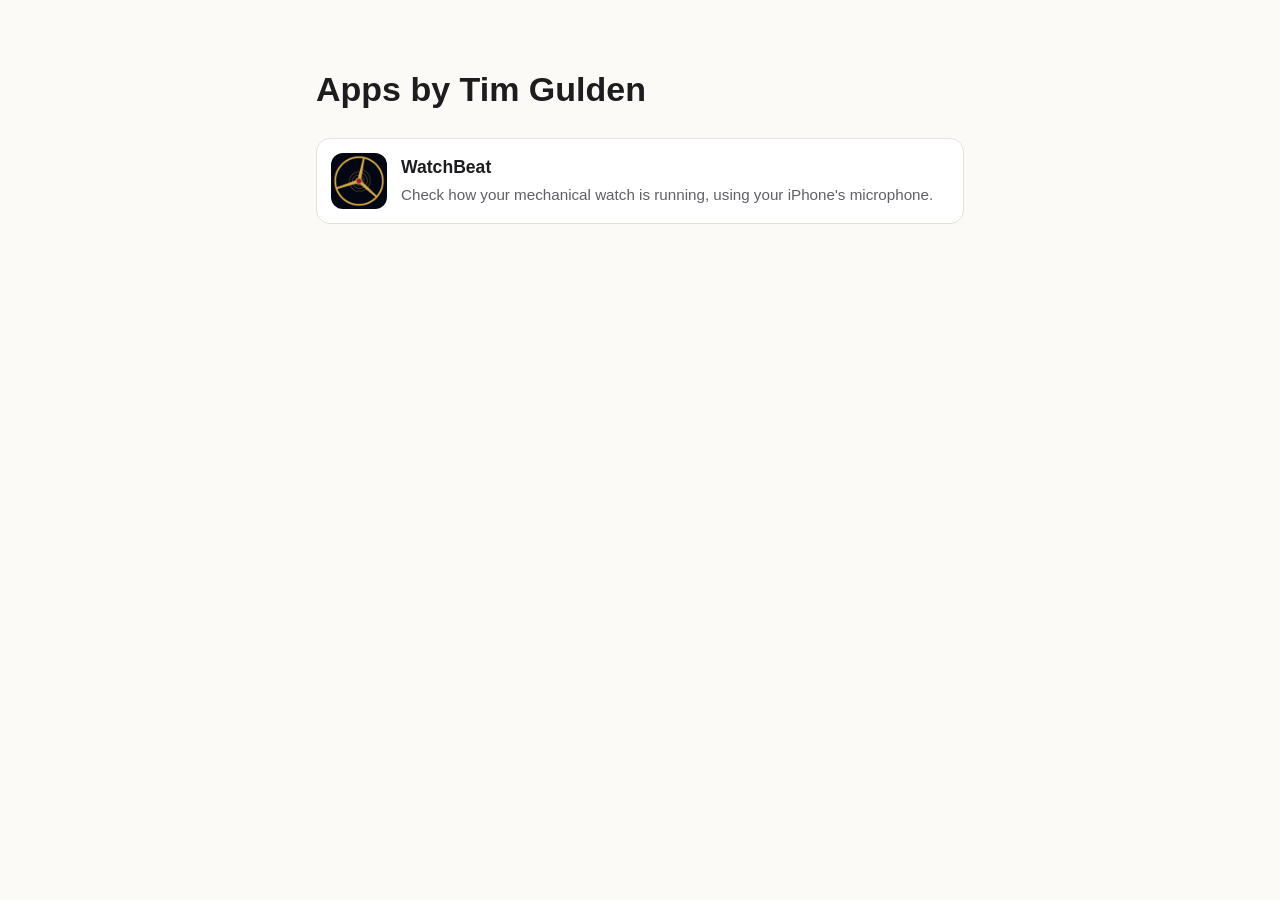
<file: index.html>
<!doctype html>
<html lang="en">
<head>
  <meta charset="utf-8">
  <meta name="viewport" content="width=device-width, initial-scale=1">
  <title>Tim Gulden — Apps</title>
  <meta name="description" content="Apps by Tim Gulden.">
  <link rel="stylesheet" href="/style.css">
</head>
<body>
<main>
  <h1>Apps by Tim Gulden</h1>

  <a class="card" href="/watchbeat/">
    <img src="/watchbeat/icon.png" alt="">
    <div>
      <strong>WatchBeat</strong>
      <span>Check how your mechanical watch is running, using your iPhone's microphone.</span>
    </div>
  </a>
</main>
</body>
</html>
</file>
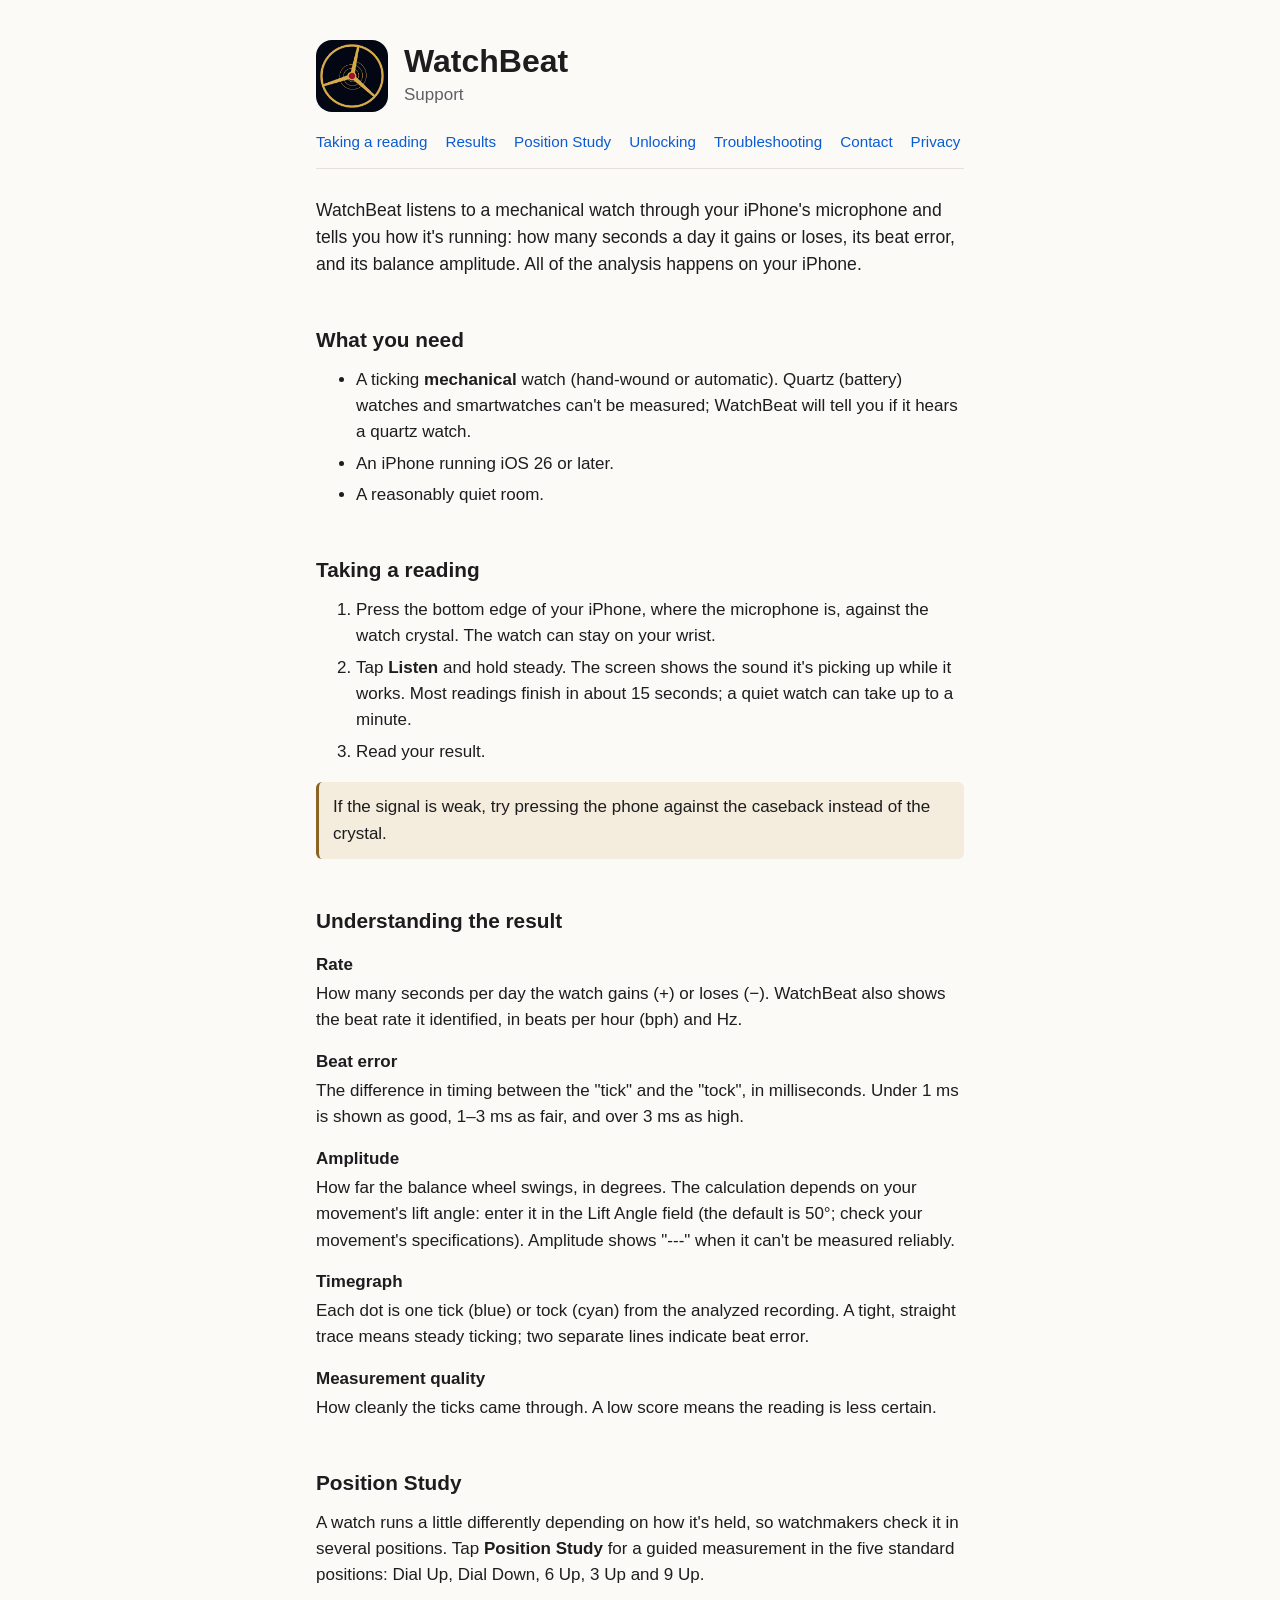
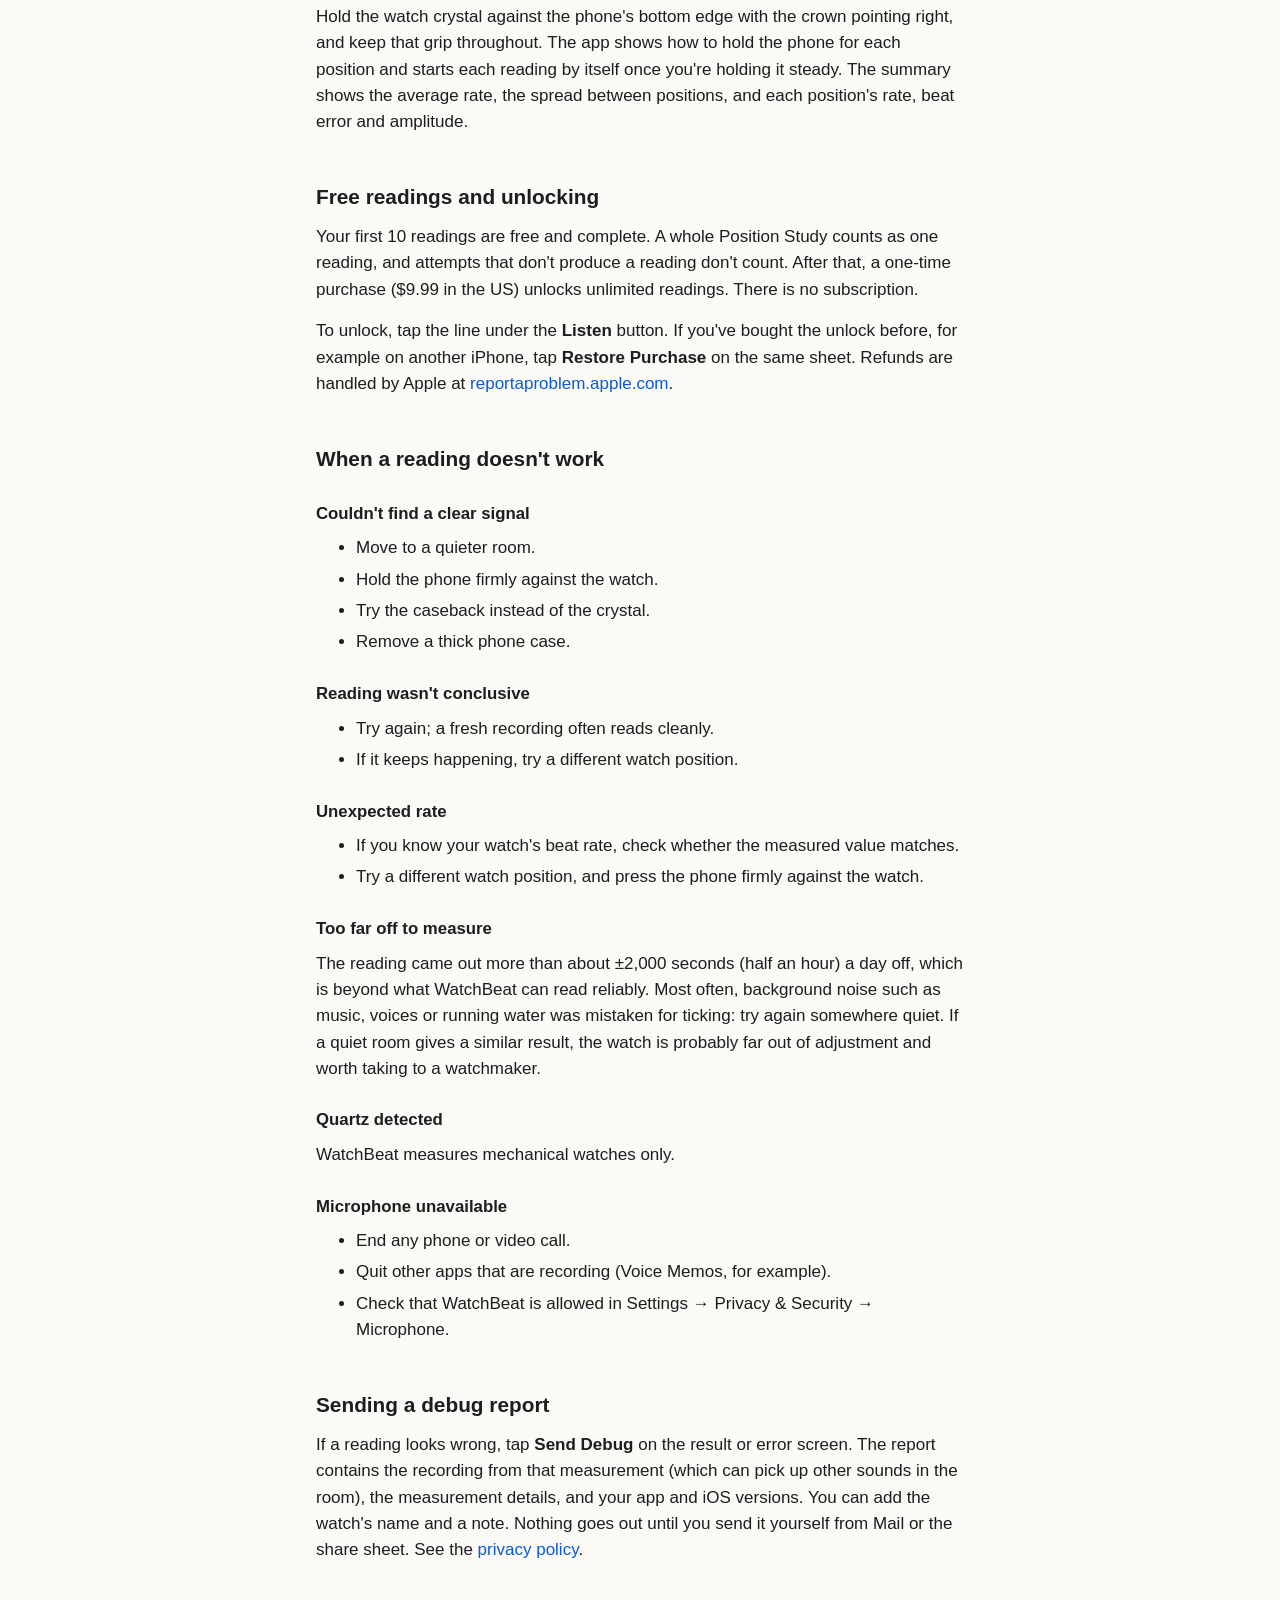
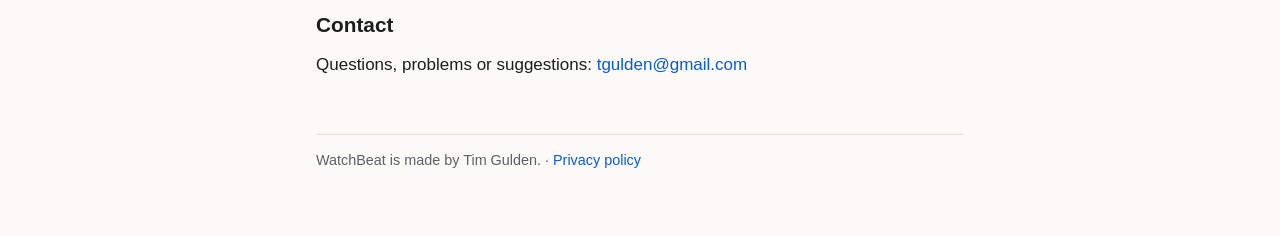
<file: watchbeat/index.html>
<!doctype html>
<html lang="en">
<head>
  <meta charset="utf-8">
  <meta name="viewport" content="width=device-width, initial-scale=1">
  <title>WatchBeat Support</title>
  <meta name="description" content="Help and contact for WatchBeat, the iPhone app that measures how a mechanical watch is running.">
  <link rel="stylesheet" href="/style.css">
  <link rel="icon" href="/watchbeat/icon.png">
  <link rel="apple-touch-icon" href="/watchbeat/icon.png">
</head>
<body>
<main>
  <header class="app">
    <img src="/watchbeat/icon.png" alt="WatchBeat app icon">
    <div>
      <h1>WatchBeat</h1>
      <p>Support</p>
    </div>
  </header>

  <nav class="pages">
    <a href="#reading">Taking a reading</a>
    <a href="#results">Results</a>
    <a href="#study">Position Study</a>
    <a href="#unlock">Unlocking</a>
    <a href="#trouble">Troubleshooting</a>
    <a href="#contact">Contact</a>
    <a href="/watchbeat/privacy/">Privacy</a>
  </nav>

  <p class="lede">WatchBeat listens to a mechanical watch through your iPhone's microphone and tells you how it's running: how many seconds a day it gains or loses, its beat error, and its balance amplitude. All of the analysis happens on your iPhone.</p>

  <h2>What you need</h2>
  <ul>
    <li>A ticking <strong>mechanical</strong> watch (hand-wound or automatic). Quartz (battery) watches and smartwatches can't be measured; WatchBeat will tell you if it hears a quartz watch.</li>
    <li>An iPhone running iOS 26 or later.</li>
    <li>A reasonably quiet room.</li>
  </ul>

  <h2 id="reading">Taking a reading</h2>
  <ol>
    <li>Press the bottom edge of your iPhone, where the microphone is, against the watch crystal. The watch can stay on your wrist.</li>
    <li>Tap <strong>Listen</strong> and hold steady. The screen shows the sound it's picking up while it works. Most readings finish in about 15 seconds; a quiet watch can take up to a minute.</li>
    <li>Read your result.</li>
  </ol>
  <p class="note">If the signal is weak, try pressing the phone against the caseback instead of the crystal.</p>

  <h2 id="results">Understanding the result</h2>
  <dl>
    <dt>Rate</dt>
    <dd>How many seconds per day the watch gains (+) or loses (−). WatchBeat also shows the beat rate it identified, in beats per hour (bph) and Hz.</dd>
    <dt>Beat error</dt>
    <dd>The difference in timing between the "tick" and the "tock", in milliseconds. Under 1 ms is shown as good, 1–3 ms as fair, and over 3 ms as high.</dd>
    <dt>Amplitude</dt>
    <dd>How far the balance wheel swings, in degrees. The calculation depends on your movement's lift angle: enter it in the Lift Angle field (the default is 50°; check your movement's specifications). Amplitude shows "---" when it can't be measured reliably.</dd>
    <dt>Timegraph</dt>
    <dd>Each dot is one tick (blue) or tock (cyan) from the analyzed recording. A tight, straight trace means steady ticking; two separate lines indicate beat error.</dd>
    <dt>Measurement quality</dt>
    <dd>How cleanly the ticks came through. A low score means the reading is less certain.</dd>
  </dl>

  <h2 id="study">Position Study</h2>
  <p>A watch runs a little differently depending on how it's held, so watchmakers check it in several positions. Tap <strong>Position Study</strong> for a guided measurement in the five standard positions: Dial Up, Dial Down, 6 Up, 3 Up and 9 Up.</p>
  <p>Hold the watch crystal against the phone's bottom edge with the crown pointing right, and keep that grip throughout. The app shows how to hold the phone for each position and starts each reading by itself once you're holding it steady. The summary shows the average rate, the spread between positions, and each position's rate, beat error and amplitude.</p>

  <h2 id="unlock">Free readings and unlocking</h2>
  <p>Your first 10 readings are free and complete. A whole Position Study counts as one reading, and attempts that don't produce a reading don't count. After that, a one-time purchase ($9.99 in the US) unlocks unlimited readings. There is no subscription.</p>
  <p>To unlock, tap the line under the <strong>Listen</strong> button. If you've bought the unlock before, for example on another iPhone, tap <strong>Restore Purchase</strong> on the same sheet. Refunds are handled by Apple at <a href="https://reportaproblem.apple.com">reportaproblem.apple.com</a>.</p>

  <h2 id="trouble">When a reading doesn't work</h2>
  <h3>Couldn't find a clear signal</h3>
  <ul>
    <li>Move to a quieter room.</li>
    <li>Hold the phone firmly against the watch.</li>
    <li>Try the caseback instead of the crystal.</li>
    <li>Remove a thick phone case.</li>
  </ul>
  <h3>Reading wasn't conclusive</h3>
  <ul>
    <li>Try again; a fresh recording often reads cleanly.</li>
    <li>If it keeps happening, try a different watch position.</li>
  </ul>
  <h3>Unexpected rate</h3>
  <ul>
    <li>If you know your watch's beat rate, check whether the measured value matches.</li>
    <li>Try a different watch position, and press the phone firmly against the watch.</li>
  </ul>
  <h3>Too far off to measure</h3>
  <p>The reading came out more than about ±2,000 seconds (half an hour) a day off, which is beyond what WatchBeat can read reliably. Most often, background noise such as music, voices or running water was mistaken for ticking: try again somewhere quiet. If a quiet room gives a similar result, the watch is probably far out of adjustment and worth taking to a watchmaker.</p>
  <h3>Quartz detected</h3>
  <p>WatchBeat measures mechanical watches only.</p>
  <h3>Microphone unavailable</h3>
  <ul>
    <li>End any phone or video call.</li>
    <li>Quit other apps that are recording (Voice Memos, for example).</li>
    <li>Check that WatchBeat is allowed in Settings → Privacy &amp; Security → Microphone.</li>
  </ul>

  <h2 id="debug">Sending a debug report</h2>
  <p>If a reading looks wrong, tap <strong>Send Debug</strong> on the result or error screen. The report contains the recording from that measurement (which can pick up other sounds in the room), the measurement details, and your app and iOS versions. You can add the watch's name and a note. Nothing goes out until you send it yourself from Mail or the share sheet. See the <a href="/watchbeat/privacy/">privacy policy</a>.</p>

  <h2 id="contact">Contact</h2>
  <p>Questions, problems or suggestions: <a href="&#109;&#97;&#105;&#108;&#116;&#111;&#58;&#116;&#103;&#117;&#108;&#100;&#101;&#110;&#64;&#103;&#109;&#97;&#105;&#108;&#46;&#99;&#111;&#109;?subject=WatchBeat%20support">&#116;&#103;&#117;&#108;&#100;&#101;&#110;&#64;&#103;&#109;&#97;&#105;&#108;&#46;&#99;&#111;&#109;</a></p>

  <footer>
    WatchBeat is made by Tim Gulden. · <a href="/watchbeat/privacy/">Privacy policy</a>
  </footer>
</main>
</body>
</html>
</file>
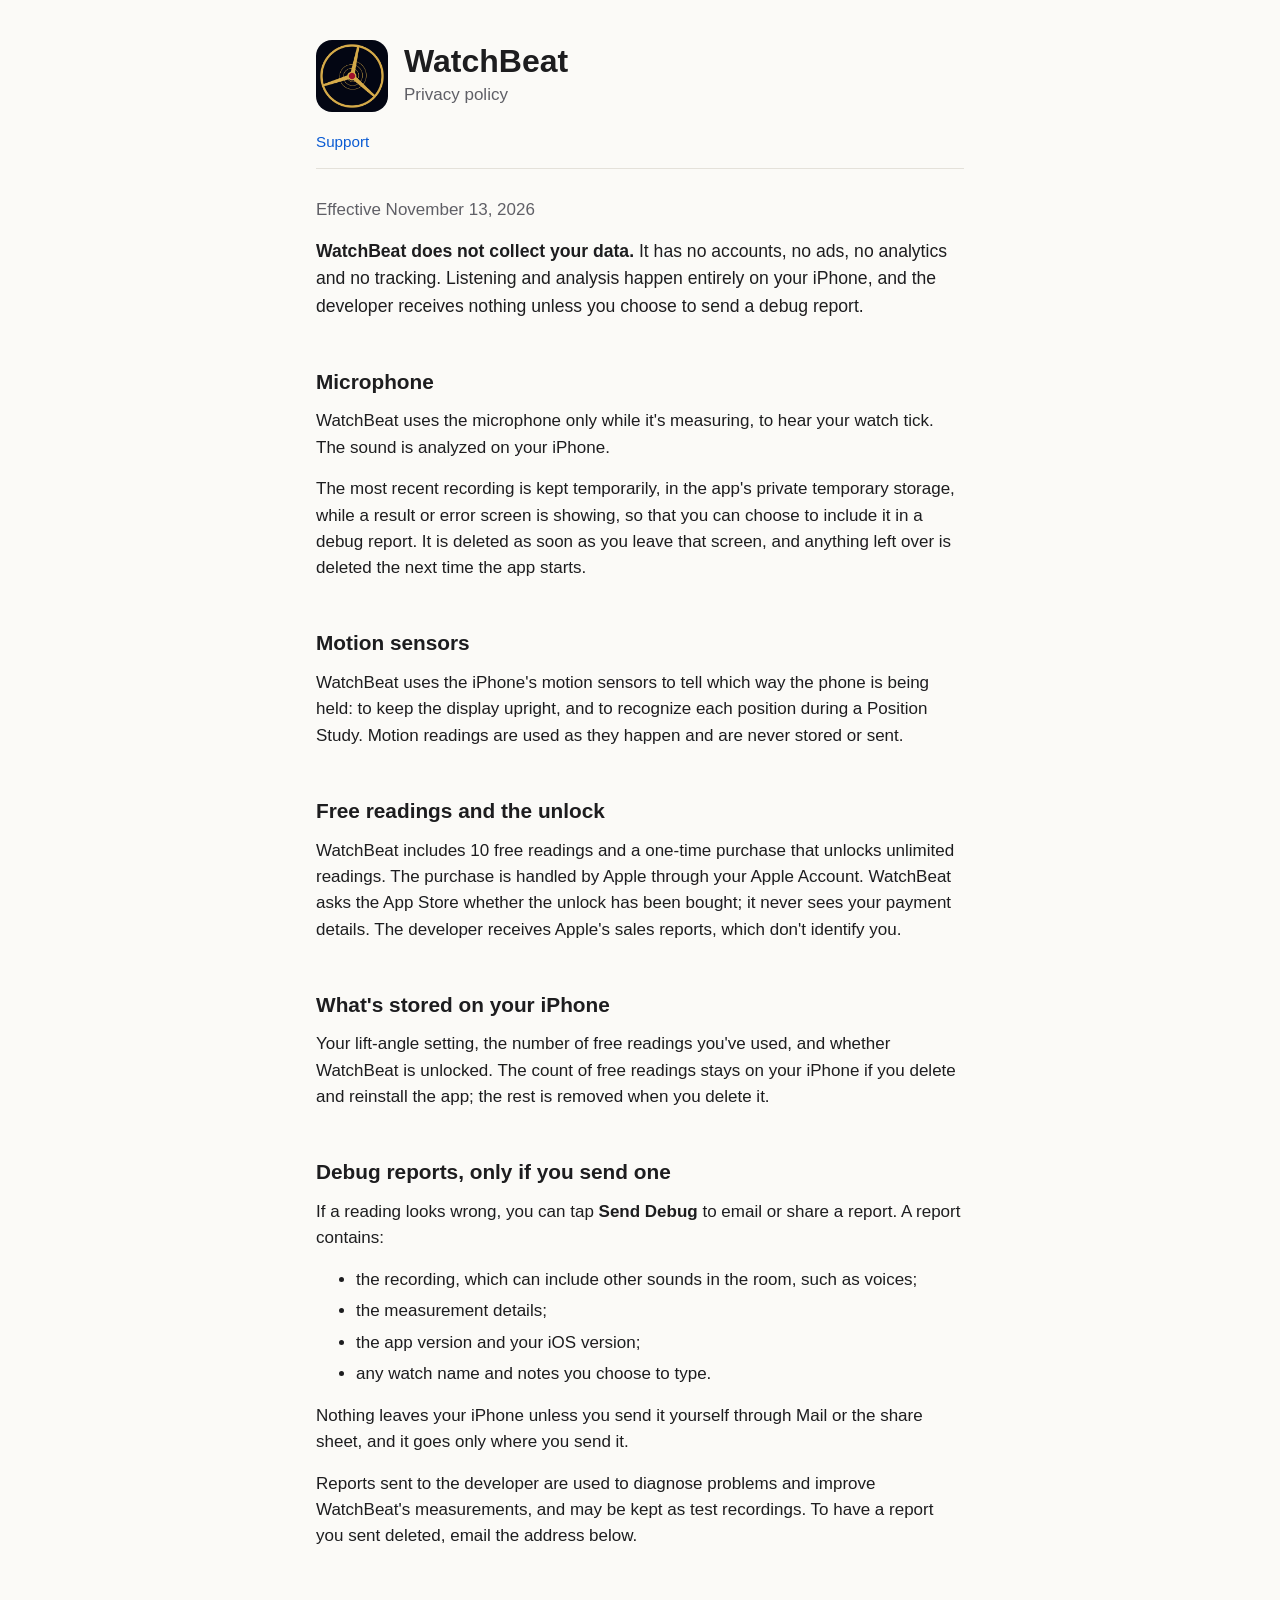
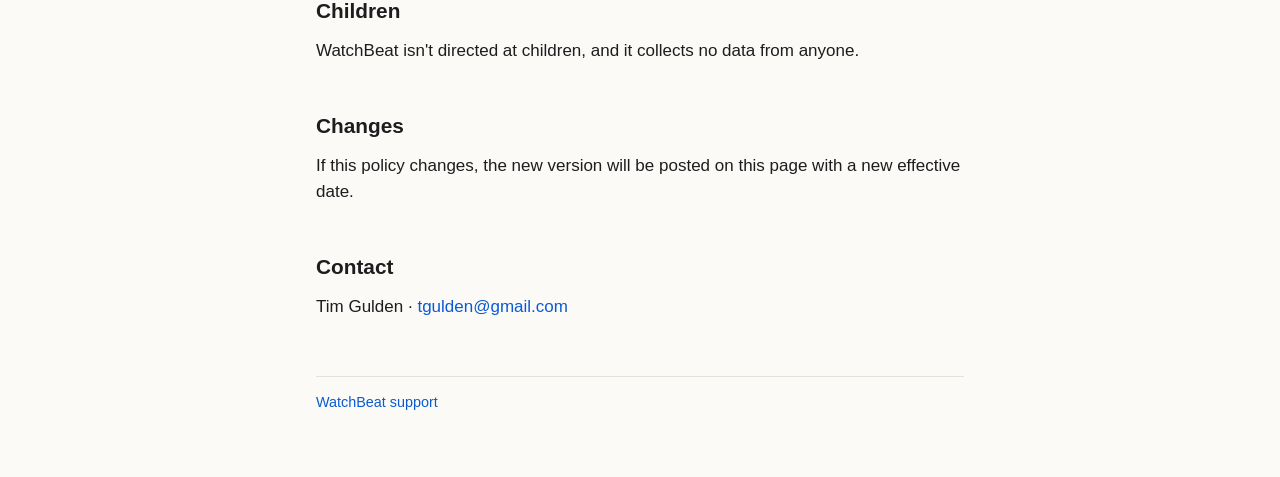
<file: watchbeat/privacy/index.html>
<!doctype html>
<html lang="en">
<head>
  <meta charset="utf-8">
  <meta name="viewport" content="width=device-width, initial-scale=1">
  <title>WatchBeat Privacy Policy</title>
  <meta name="description" content="WatchBeat does not collect your data. All analysis happens on your iPhone.">
  <link rel="stylesheet" href="/style.css">
  <link rel="icon" href="/watchbeat/icon.png">
</head>
<body>
<main>
  <header class="app">
    <img src="/watchbeat/icon.png" alt="WatchBeat app icon">
    <div>
      <h1>WatchBeat</h1>
      <p>Privacy policy</p>
    </div>
  </header>

  <nav class="pages">
    <a href="/watchbeat/">Support</a>
  </nav>

  <p class="muted">Effective November 13, 2026</p>

  <p class="lede"><strong>WatchBeat does not collect your data.</strong> It has no accounts, no ads, no analytics and no tracking. Listening and analysis happen entirely on your iPhone, and the developer receives nothing unless you choose to send a debug report.</p>

  <h2>Microphone</h2>
  <p>WatchBeat uses the microphone only while it's measuring, to hear your watch tick. The sound is analyzed on your iPhone.</p>
  <p>The most recent recording is kept temporarily, in the app's private temporary storage, while a result or error screen is showing, so that you can choose to include it in a debug report. It is deleted as soon as you leave that screen, and anything left over is deleted the next time the app starts.</p>

  <h2>Motion sensors</h2>
  <p>WatchBeat uses the iPhone's motion sensors to tell which way the phone is being held: to keep the display upright, and to recognize each position during a Position Study. Motion readings are used as they happen and are never stored or sent.</p>

  <h2>Free readings and the unlock</h2>
  <p>WatchBeat includes 10 free readings and a one-time purchase that unlocks unlimited readings. The purchase is handled by Apple through your Apple Account. WatchBeat asks the App Store whether the unlock has been bought; it never sees your payment details. The developer receives Apple's sales reports, which don't identify you.</p>

  <h2>What's stored on your iPhone</h2>
  <p>Your lift-angle setting, the number of free readings you've used, and whether WatchBeat is unlocked. The count of free readings stays on your iPhone if you delete and reinstall the app; the rest is removed when you delete it.</p>

  <h2>Debug reports, only if you send one</h2>
  <p>If a reading looks wrong, you can tap <strong>Send Debug</strong> to email or share a report. A report contains:</p>
  <ul>
    <li>the recording, which can include other sounds in the room, such as voices;</li>
    <li>the measurement details;</li>
    <li>the app version and your iOS version;</li>
    <li>any watch name and notes you choose to type.</li>
  </ul>
  <p>Nothing leaves your iPhone unless you send it yourself through Mail or the share sheet, and it goes only where you send it.</p>
  <p>Reports sent to the developer are used to diagnose problems and improve WatchBeat's measurements, and may be kept as test recordings. To have a report you sent deleted, email the address below.</p>

  <h2>Children</h2>
  <p>WatchBeat isn't directed at children, and it collects no data from anyone.</p>

  <h2>Changes</h2>
  <p>If this policy changes, the new version will be posted on this page with a new effective date.</p>

  <h2>Contact</h2>
  <p>Tim Gulden · <a href="&#109;&#97;&#105;&#108;&#116;&#111;&#58;&#116;&#103;&#117;&#108;&#100;&#101;&#110;&#64;&#103;&#109;&#97;&#105;&#108;&#46;&#99;&#111;&#109;?subject=WatchBeat%20privacy">&#116;&#103;&#117;&#108;&#100;&#101;&#110;&#64;&#103;&#109;&#97;&#105;&#108;&#46;&#99;&#111;&#109;</a></p>

  <footer>
    <a href="/watchbeat/">WatchBeat support</a>
  </footer>
</main>
</body>
</html>
</file>
<file: style.css>
:root {
  --bg: #fbfaf7;
  --surface: #ffffff;
  --text: #1d1d1f;
  --muted: #5f5f66;
  --rule: #e4e1da;
  --accent: #8a6420;      /* WatchBeat gold, darkened for text contrast */
  --accent-soft: #f4ecdc;
  --link: #0a5bd3;
}

@media (prefers-color-scheme: dark) {
  :root:not([data-theme="light"]) {
    --bg: #141416;
    --surface: #1c1c1f;
    --text: #f2f2f4;
    --muted: #a5a5ad;
    --rule: #2e2e33;
    --accent: #d4a85f;
    --accent-soft: #2a2418;
    --link: #6cb0ff;
  }
}
:root[data-theme="dark"] {
  --bg: #141416;
  --surface: #1c1c1f;
  --text: #f2f2f4;
  --muted: #a5a5ad;
  --rule: #2e2e33;
  --accent: #d4a85f;
  --accent-soft: #2a2418;
  --link: #6cb0ff;
}

* { box-sizing: border-box; }

html { -webkit-text-size-adjust: 100%; }

body {
  margin: 0;
  background: var(--bg);
  color: var(--text);
  font: 17px/1.55 -apple-system, BlinkMacSystemFont, "SF Pro Text", "Segoe UI", Roboto, Helvetica, Arial, sans-serif;
}

main {
  max-width: 680px;
  margin: 0 auto;
  padding: 40px 16px 64px;
}

header.app {
  display: flex;
  align-items: center;
  gap: 16px;
  margin-bottom: 8px;
}
header.app img {
  width: 72px;
  height: 72px;
  border-radius: 16px;
  flex: none;
}
header.app h1 { margin: 0; font-size: 2rem; line-height: 1.15; }
header.app p { margin: 2px 0 0; color: var(--muted); }

nav.pages {
  display: flex;
  flex-wrap: wrap;
  gap: 4px 18px;
  margin: 18px 0 28px;
  padding-bottom: 14px;
  border-bottom: 1px solid var(--rule);
  font-size: 0.95rem;
}

h2 {
  font-size: 1.3rem;
  margin: 2.2em 0 0.5em;
}
h3 {
  font-size: 1.05rem;
  margin: 1.5em 0 0.3em;
}

p, ul, ol { margin: 0.5em 0 0.9em; }
li { margin: 0.3em 0; }

a { color: var(--link); text-decoration: none; }
a:hover { text-decoration: underline; }

.lede { font-size: 1.1rem; }

.note {
  background: var(--accent-soft);
  border-left: 3px solid var(--accent);
  border-radius: 6px;
  padding: 12px 14px;
  margin: 1em 0;
}

dl { margin: 0.5em 0 1em; }
dt { font-weight: 600; margin-top: 0.9em; }
dd { margin: 0.15em 0 0; color: var(--text); }

.muted { color: var(--muted); }

footer {
  margin-top: 56px;
  padding-top: 14px;
  border-top: 1px solid var(--rule);
  color: var(--muted);
  font-size: 0.9rem;
}

.card {
  display: flex;
  align-items: center;
  gap: 14px;
  background: var(--surface);
  border: 1px solid var(--rule);
  border-radius: 14px;
  padding: 14px;
  margin: 12px 0;
  color: var(--text);
}
.card:hover { text-decoration: none; border-color: var(--accent); }
.card img { width: 56px; height: 56px; border-radius: 12px; flex: none; }
.card strong { display: block; font-size: 1.1rem; }
.card span { color: var(--muted); font-size: 0.95rem; }
</file>
